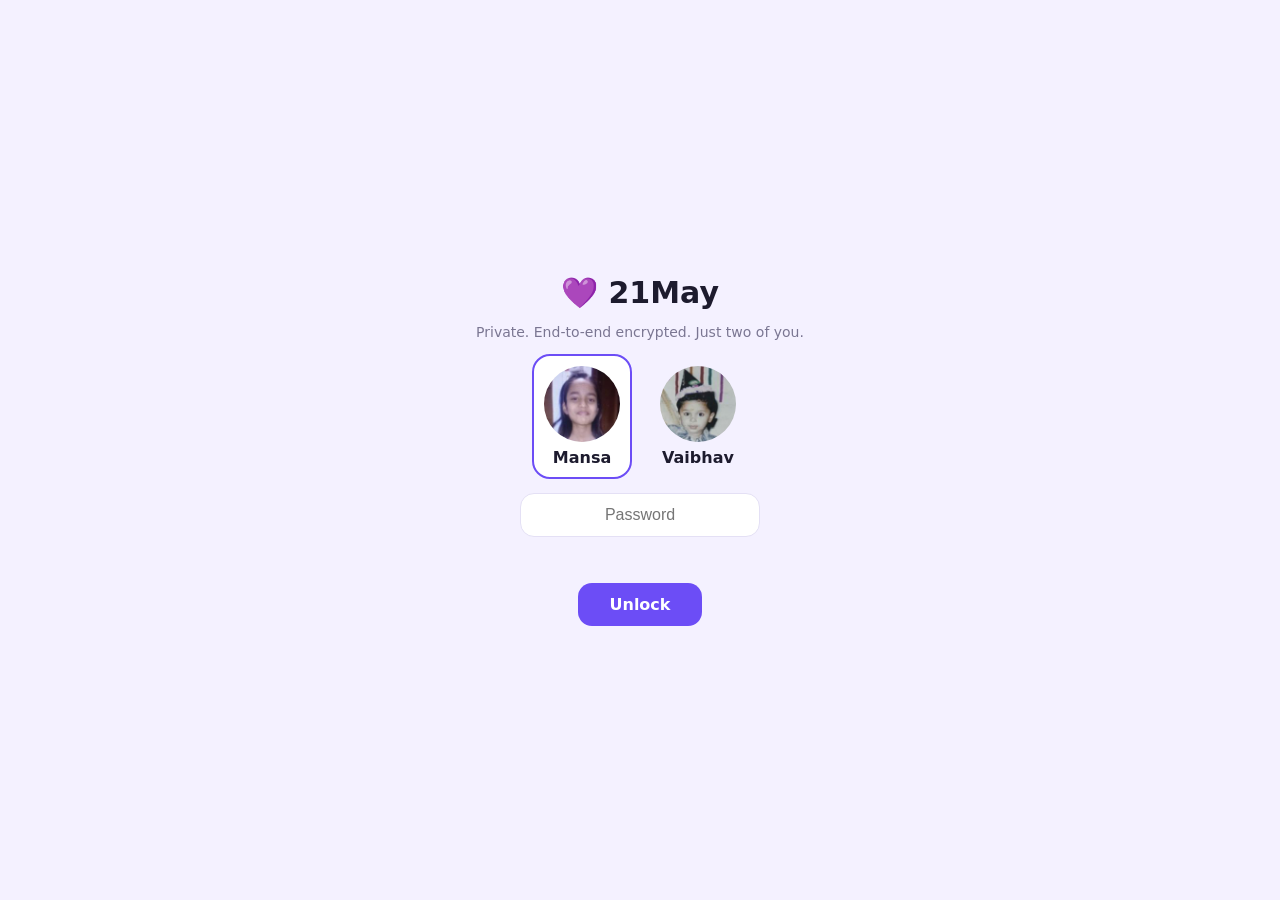
<file: index.html>
<!DOCTYPE html><html lang="en"><head><meta charset="utf-8"><title>21May</title>
<meta name="apple-mobile-web-app-capable" content="yes"><meta name="mobile-web-app-capable" content="yes"><meta name="apple-mobile-web-app-title" content="21May"><link rel="apple-touch-icon" href="[data-uri]"><meta name="viewport" content="width=device-width, initial-scale=1, viewport-fit=cover">
<link rel="stylesheet" href="style.css"></head><body>
<div id="login"><div style="font-size:30px;font-weight:700">💜 21May</div><div style="color:var(--mut);font-size:14px">Private. End-to-end encrypted. Just two of you.</div>
<div class="who" id="who"></div><input class="pw" id="pw" type="password" placeholder="Password" autocomplete="off"><div class="err" id="err"></div><button class="go" id="go">Unlock</button></div>
<div id="app"><header><img id="pav" alt=""><div class="n"><b id="pn"></b><small id="ps"></small></div><button class="ib" id="vcb" title="Video call">📹</button><button class="ib" id="locb" title="Share my location">📍</button><button class="ib" id="tb" title="Themes">🎨</button></header>
<div id="bar"></div><div id="msgs"></div><div id="tray"></div><button id="pill">↓</button>
<form id="f"><button type="button" class="ib" id="eb">😊</button><button type="button" class="ib" id="gb">🎞️</button><button type="button" class="ib" id="mb" title="Voice note">🎤</button><input id="in" placeholder="Message" autocomplete="off"><button class="send">➤</button></form></div>
<div id="call"><video id="rv" autoplay playsinline></video><video id="lv" autoplay playsinline muted></video><div id="cs"></div><div id="cb"></div></div>
<script src="app.js"></script></body></html>
</file>
<file: style.css>
:root{--bg:#f4f1ff;--card:#fff;--tx:#1d1b2e;--mut:#7a7692;--me:#6c4df6;--you:#fff;--bd:#e4e0f5;box-sizing:border-box;padding-top:env(safe-area-inset-top,0px);padding-bottom:env(safe-area-inset-bottom,0px)}
@media(prefers-color-scheme:dark){:root:not([data-theme=light]){--bg:#14121f;--card:#1e1b2e;--tx:#f0eeff;--mut:#9b97b8;--you:#2a2640;--bd:#322d4a}}
:root[data-theme=dark]{--bg:#14121f;--card:#1e1b2e;--tx:#f0eeff;--mut:#9b97b8;--you:#2a2640;--bd:#322d4a}
*{box-sizing:border-box}html,body{height:100%;margin:0}body{background:var(--bg);color:var(--tx);font:16px system-ui,sans-serif}
button{font:inherit;cursor:pointer;border:0;background:none;color:inherit}
#login{height:100%;display:flex;flex-direction:column;align-items:center;justify-content:center;gap:14px;padding:20px}
.who{display:flex;gap:16px}.who button{display:flex;flex-direction:column;align-items:center;gap:6px;padding:10px;border-radius:18px;border:2px solid transparent}
.who button.on{border-color:var(--me);background:var(--card)}img.av{width:76px;height:76px;border-radius:50%;object-fit:cover}
input.pw{padding:12px 16px;border-radius:14px;border:1px solid var(--bd);background:var(--card);color:var(--tx);font-size:16px;width:240px;text-align:center}
.go{background:var(--me);color:#fff;padding:12px 32px;border-radius:14px;font-weight:600}
#app{height:100%;display:none;flex-direction:column;max-width:720px;margin:0 auto}
header{display:flex;align-items:center;gap:10px;padding:10px 14px;background:var(--card);border-bottom:1px solid var(--bd)}
header img{width:42px;height:42px;border-radius:50%;object-fit:cover}header .n{flex:1;line-height:1.2}header small{color:var(--mut);display:block;font-size:12px}
.ib{padding:8px;border-radius:10px;font-size:20px}
#msgs{flex:1;overflow-y:auto;padding:14px;display:flex;flex-direction:column;gap:6px}
.m{max-width:78%;padding:8px 12px;border-radius:16px;background:var(--you);border:1px solid var(--bd);align-self:flex-start;word-wrap:break-word}
.m.me{align-self:flex-end;background:var(--me);color:#fff;border-color:var(--me)}.m small{display:block;font-size:10px;opacity:.65;margin-top:2px;text-align:right}
.m.st{background:none;border:0;font-size:64px;line-height:1.1;padding:0}.m.me.st{background:none}
@keyframes bounce{0%,100%{transform:translateY(0)}50%{transform:translateY(-12px)}}@keyframes spin{to{transform:rotate(360deg)}}@keyframes pulse{50%{transform:scale(1.3)}}@keyframes shake{25%{transform:rotate(-14deg)}75%{transform:rotate(14deg)}}
.a-bounce{animation:bounce .8s infinite}.a-spin{animation:spin 2s linear infinite}.a-pulse{animation:pulse 1s infinite}.a-shake{animation:shake .6s infinite}.st span{display:inline-block}
#tray{display:none;background:var(--card);border-top:1px solid var(--bd);max-height:230px;overflow-y:auto;padding:8px}
.tabs{display:flex;gap:4px;margin-bottom:6px;flex-wrap:wrap}.tabs button{padding:4px 10px;border-radius:10px;font-size:13px;background:var(--bg)}.tabs button.on{background:var(--me);color:#fff}
.grid{display:flex;flex-wrap:wrap}.grid button{font-size:26px;padding:4px;width:12.5%}.grid.big button{font-size:44px;width:25%}
form{display:flex;gap:8px;padding:8px 10px;background:var(--card);border-top:1px solid var(--bd)}form input{flex:1;padding:11px 14px;border-radius:22px;border:1px solid var(--bd);background:var(--bg);color:var(--tx);font-size:16px;min-width:0}
.send{background:var(--me);color:#fff;border-radius:50%;width:44px;height:44px}
#bar{font-size:12px;padding:6px 14px;background:var(--card);color:var(--mut);border-bottom:1px solid var(--bd)}#bar a{color:var(--me)}
.m audio{max-width:230px;height:38px;display:block}
#call{position:fixed;inset:0;background:#0d0b16;display:none;flex-direction:column;z-index:9;color:#fff;padding-top:env(safe-area-inset-top,0px);padding-bottom:env(safe-area-inset-bottom,0px)}
#rv{flex:1;width:100%;min-height:0;object-fit:cover;background:#000}#lv{position:absolute;right:12px;top:calc(12px + env(safe-area-inset-top,0px));width:96px;height:130px;object-fit:cover;border-radius:12px;border:2px solid #fff;background:#222}
#cs{position:absolute;top:30%;width:100%;text-align:center;font-size:20px}#cb{display:flex;gap:18px;justify-content:center;padding:16px}#cb button{width:56px;height:56px;border-radius:50%;background:#3a3552;font-size:24px}#cb .red{background:#e5484d}#cb .grn{background:#30a46c}
.rec{color:#e5484d;font-weight:600}
#msgs{background:color-mix(in srgb,var(--me) 5%,transparent)}#pill{position:fixed;right:16px;bottom:calc(84px + env(safe-area-inset-bottom,0px));background:#e5484d;color:#fff;border-radius:22px;padding:8px 14px;font-weight:700;box-shadow:0 3px 10px #0004;z-index:5}
.err{color:#d33;min-height:18px;font-size:14px}
</file>
